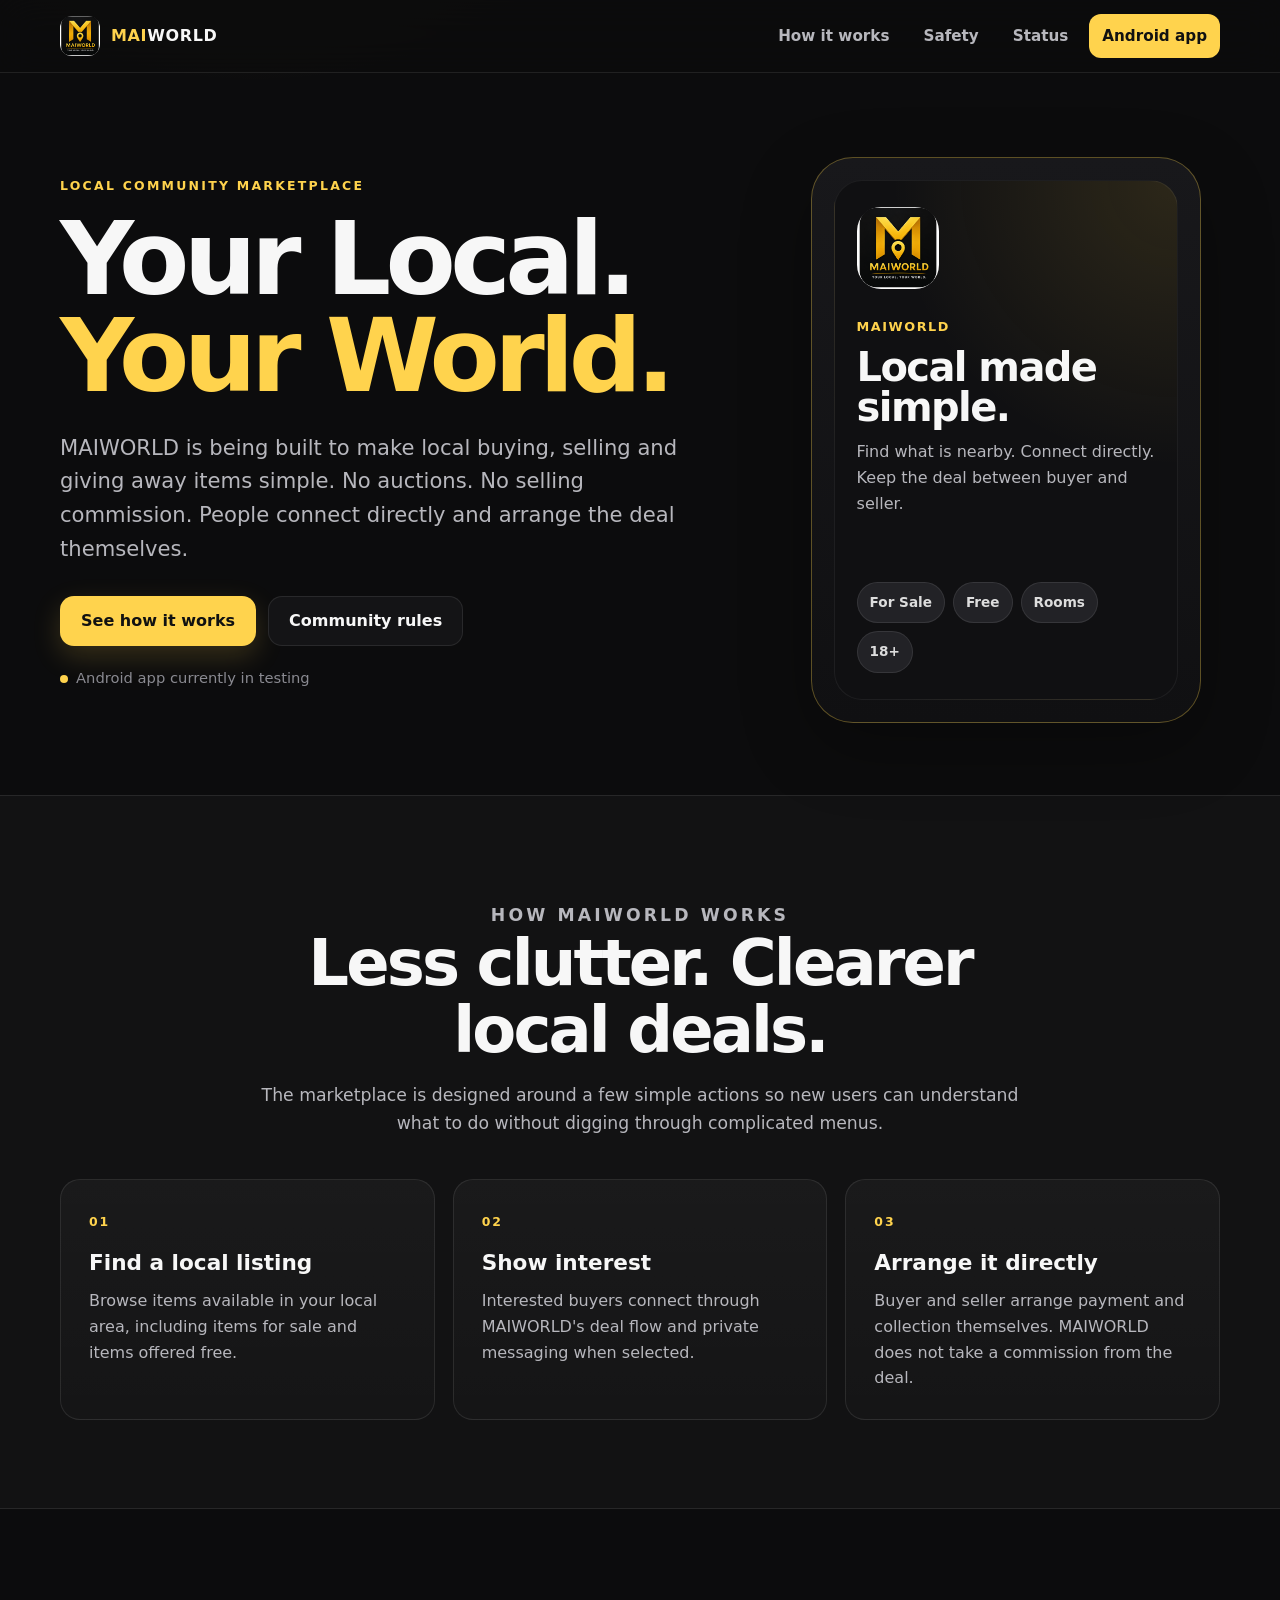
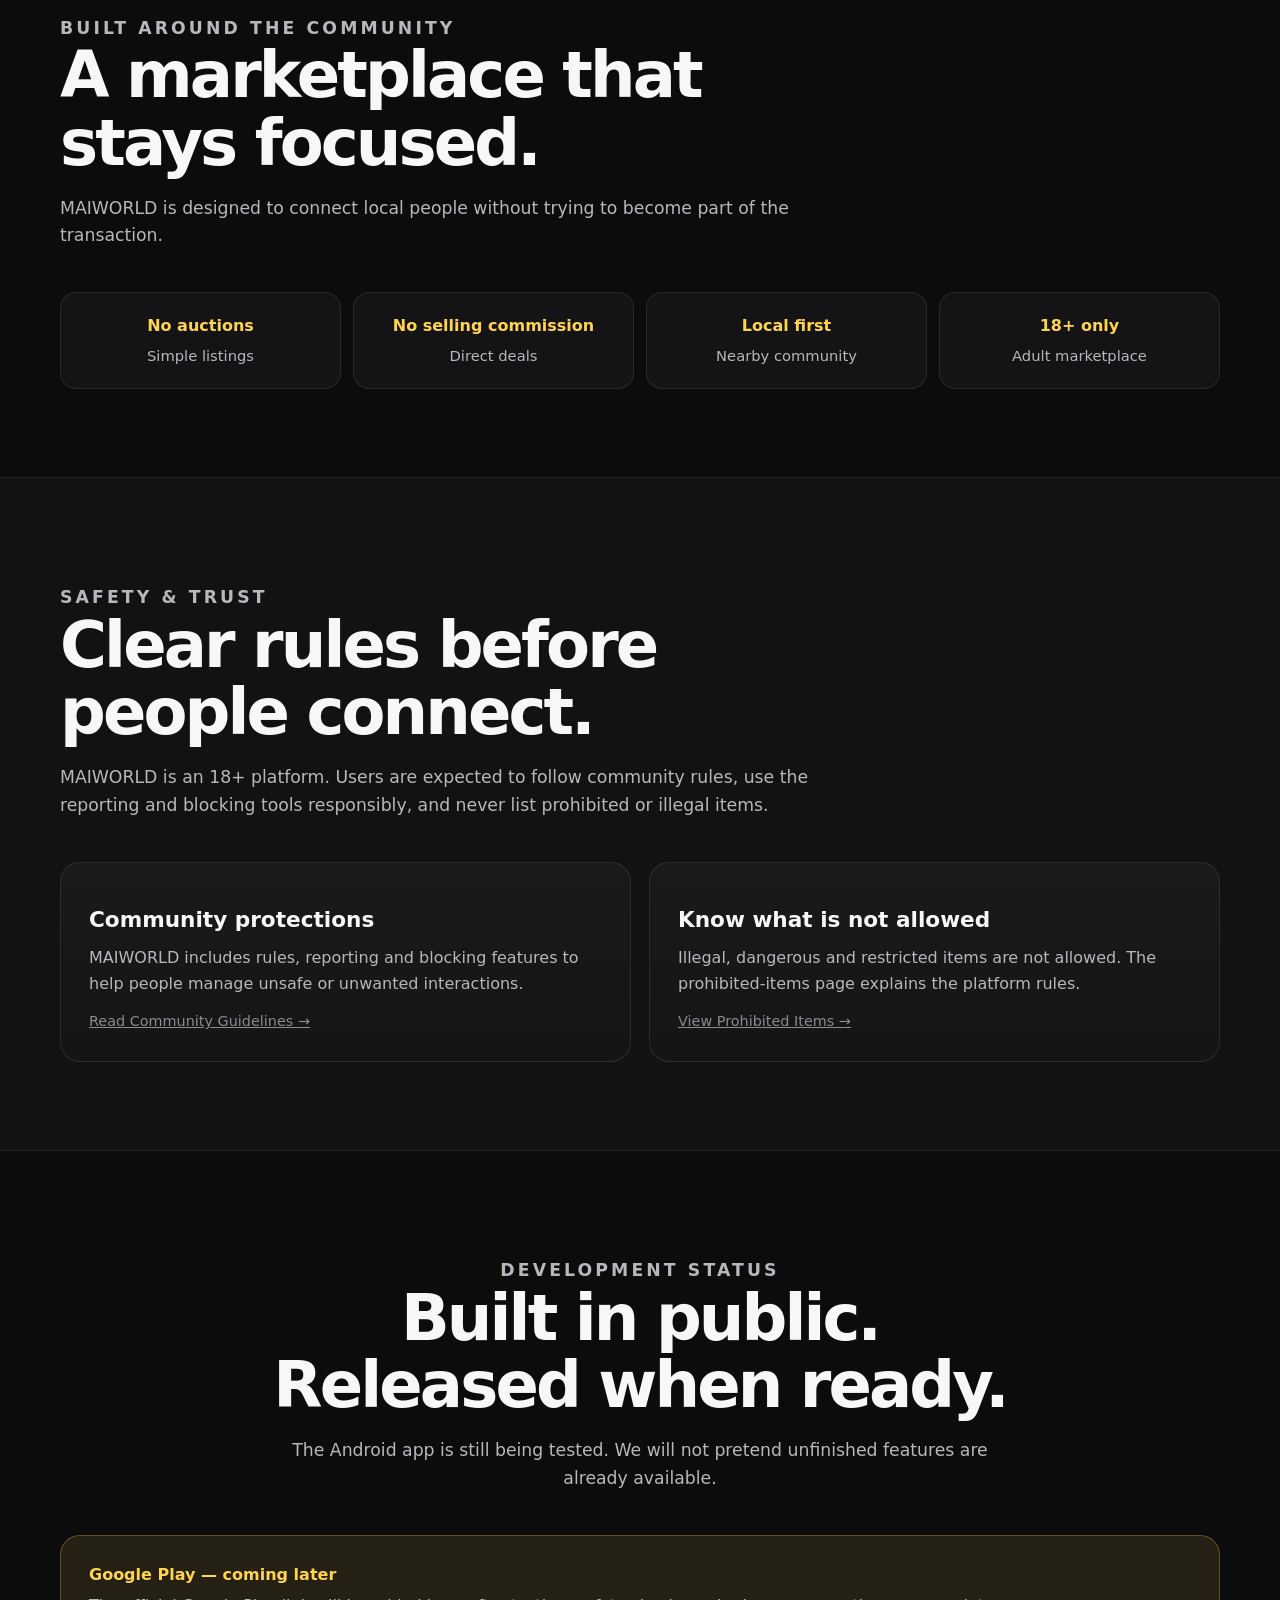
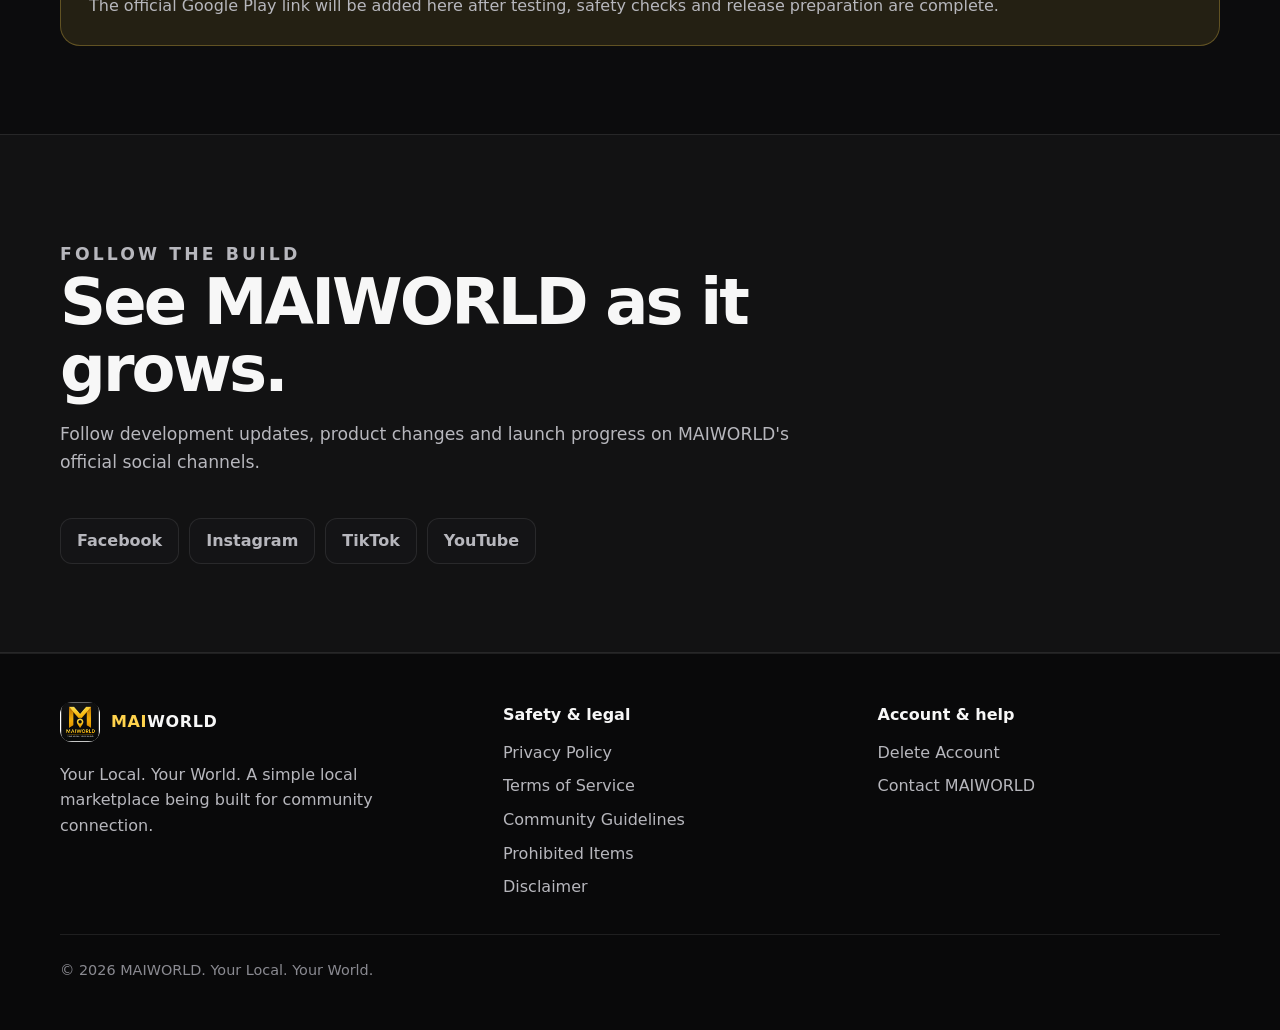
<file: index.html>
<!doctype html>
<html lang="en">
<head>
  <meta charset="utf-8">
  <meta name="viewport" content="width=device-width,initial-scale=1,viewport-fit=cover">
  <meta name="theme-color" content="#0c0c0d">
  <meta name="description" content="MAIWORLD is a local community marketplace for buying, selling and giving away items simply and directly.">
  <title>MAIWORLD | Your Local. Your World.</title>
  <link rel="stylesheet" href="styles.css">
</head>
<body>
<header class="site-header">
  <nav class="nav" aria-label="Main navigation">
    <a class="brand" href="./">
      <img src="maiworld-logo.png" alt="MAIWORLD logo">
      <span><span class="brand-mark">MAI</span>WORLD</span>
    </a>
    <div class="nav-links">
      <a href="#how">How it works</a>
      <a href="#safety">Safety</a>
      <a href="#updates">Status</a>
      <a class="nav-cta" href="#updates">Android app</a>
    </div>
  </nav>
</header>

<div class="page">
  <main>
    <section class="hero">
      <div class="container hero-grid">
        <div class="hero-copy">
          <p class="eyebrow">Local community marketplace</p>
          <h1>Your Local.<br><span>Your World.</span></h1>
          <p class="lead">MAIWORLD is being built to make local buying, selling and giving away items simple. No auctions. No selling commission. People connect directly and arrange the deal themselves.</p>
          <div class="hero-actions">
            <a class="button button-primary" href="#how">See how it works</a>
            <a class="button button-secondary" href="legal/community-guidelines.html">Community rules</a>
          </div>
          <p class="status-line"><span class="status-dot"></span>Android app currently in testing</p>
        </div>
        <div class="hero-device" aria-label="MAIWORLD app preview graphic">
          <div class="device-screen">
            <img class="device-logo" src="maiworld-logo.png" alt="">
            <span class="device-kicker">MAIWORLD</span>
            <strong class="device-title">Local made simple.</strong>
            <p class="device-copy">Find what is nearby. Connect directly. Keep the deal between buyer and seller.</p>
            <div class="device-pill-row">
              <span class="device-pill">For Sale</span>
              <span class="device-pill">Free</span>
              <span class="device-pill">Rooms</span>
              <span class="device-pill">18+</span>
            </div>
          </div>
        </div>
      </div>
    </section>

    <section class="section section-alt" id="how">
      <div class="container">
        <div class="section-head center">
          <p class="eyebrow">How MAIWORLD works</p>
          <h2>Less clutter. Clearer local deals.</h2>
          <p>The marketplace is designed around a few simple actions so new users can understand what to do without digging through complicated menus.</p>
        </div>
        <div class="grid grid-3">
          <article class="card">
            <span class="card-number">01</span>
            <h3>Find a local listing</h3>
            <p>Browse items available in your local area, including items for sale and items offered free.</p>
          </article>
          <article class="card">
            <span class="card-number">02</span>
            <h3>Show interest</h3>
            <p>Interested buyers connect through MAIWORLD's deal flow and private messaging when selected.</p>
          </article>
          <article class="card">
            <span class="card-number">03</span>
            <h3>Arrange it directly</h3>
            <p>Buyer and seller arrange payment and collection themselves. MAIWORLD does not take a commission from the deal.</p>
          </article>
        </div>
      </div>
    </section>

    <section class="section">
      <div class="container">
        <div class="section-head">
          <p class="eyebrow">Built around the community</p>
          <h2>A marketplace that stays focused.</h2>
          <p>MAIWORLD is designed to connect local people without trying to become part of the transaction.</p>
        </div>
        <div class="feature-strip">
          <div class="feature-chip"><strong>No auctions</strong><span>Simple listings</span></div>
          <div class="feature-chip"><strong>No selling commission</strong><span>Direct deals</span></div>
          <div class="feature-chip"><strong>Local first</strong><span>Nearby community</span></div>
          <div class="feature-chip"><strong>18+ only</strong><span>Adult marketplace</span></div>
        </div>
      </div>
    </section>

    <section class="section section-alt" id="safety">
      <div class="container">
        <div class="section-head">
          <p class="eyebrow">Safety & trust</p>
          <h2>Clear rules before people connect.</h2>
          <p>MAIWORLD is an 18+ platform. Users are expected to follow community rules, use the reporting and blocking tools responsibly, and never list prohibited or illegal items.</p>
        </div>
        <div class="grid grid-2">
          <article class="card">
            <h3>Community protections</h3>
            <p>MAIWORLD includes rules, reporting and blocking features to help people manage unsafe or unwanted interactions.</p>
            <p class="small"><a href="legal/community-guidelines.html">Read Community Guidelines →</a></p>
          </article>
          <article class="card">
            <h3>Know what is not allowed</h3>
            <p>Illegal, dangerous and restricted items are not allowed. The prohibited-items page explains the platform rules.</p>
            <p class="small"><a href="legal/prohibited-items.html">View Prohibited Items →</a></p>
          </article>
        </div>
      </div>
    </section>

    <section class="section" id="updates">
      <div class="container">
        <div class="section-head center">
          <p class="eyebrow">Development status</p>
          <h2>Built in public. Released when ready.</h2>
          <p>The Android app is still being tested. We will not pretend unfinished features are already available.</p>
        </div>
        <div class="notice">
          <strong>Google Play — coming later</strong>
          <p>The official Google Play link will be added here after testing, safety checks and release preparation are complete.</p>
        </div>
      </div>
    </section>

    <section class="section section-alt">
      <div class="container">
        <div class="section-head">
          <p class="eyebrow">Follow the build</p>
          <h2>See MAIWORLD as it grows.</h2>
          <p>Follow development updates, product changes and launch progress on MAIWORLD's official social channels.</p>
        </div>
        <div class="social-row">
          <a href="https://www.facebook.com/maiworldapp" target="_blank" rel="noopener noreferrer">Facebook</a>
          <a href="https://www.instagram.com/maiworldapp/" target="_blank" rel="noopener noreferrer">Instagram</a>
          <a href="https://www.tiktok.com/@maiworldapp" target="_blank" rel="noopener noreferrer">TikTok</a>
          <a href="https://www.youtube.com/@maiworldapp" target="_blank" rel="noopener noreferrer">YouTube</a>
        </div>
      </div>
    </section>
  </main>

  <footer class="site-footer">
    <div class="container">
      <div class="footer-grid">
        <div class="footer-brand">
          <a class="brand" href="./"><img src="maiworld-logo.png" alt="MAIWORLD logo"><span><span class="brand-mark">MAI</span>WORLD</span></a>
          <p>Your Local. Your World. A simple local marketplace being built for community connection.</p>
        </div>
        <div>
          <div class="footer-title">Safety & legal</div>
          <div class="footer-links">
            <a href="legal/privacy.html">Privacy Policy</a>
            <a href="legal/terms.html">Terms of Service</a>
            <a href="legal/community-guidelines.html">Community Guidelines</a>
            <a href="legal/prohibited-items.html">Prohibited Items</a>
            <a href="legal/disclaimer.html">Disclaimer</a>
          </div>
        </div>
        <div>
          <div class="footer-title">Account & help</div>
          <div class="footer-links">
            <a href="legal/delete-account.html">Delete Account</a>
            <a href="legal/contact.html">Contact MAIWORLD</a>
          </div>
        </div>
      </div>
      <div class="footer-bottom">© 2026 MAIWORLD. Your Local. Your World.</div>
    </div>
  </footer>
</div>
</body>
</html>
</file>
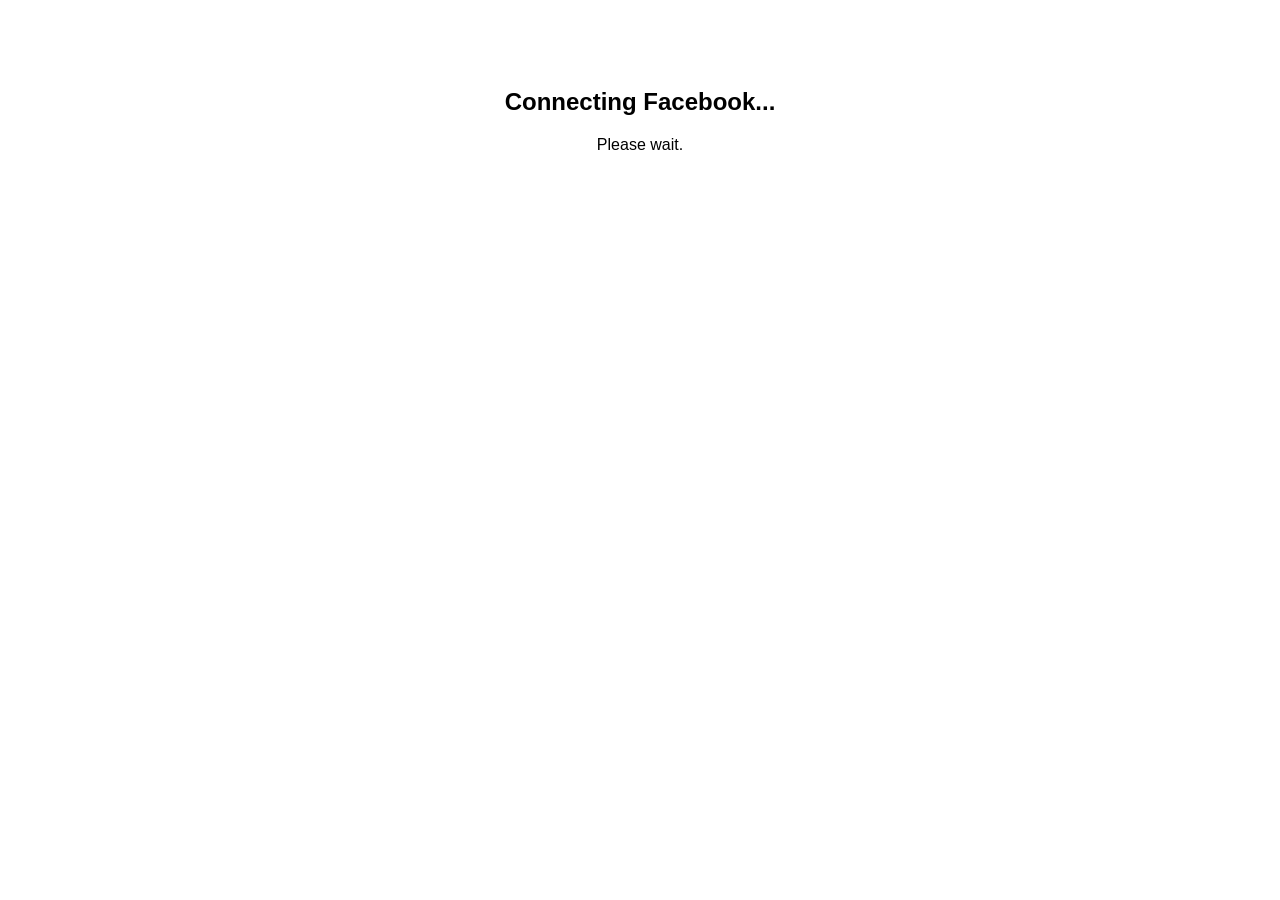
<file: meta-business-login.html>
<!DOCTYPE html>
<html lang="en">
<head>
<meta charset="UTF-8">
<meta name="viewport" content="width=device-width, initial-scale=1.0">
<title>Connect Facebook Page</title>
</head>

<body style="font-family:sans-serif;text-align:center;padding-top:60px">
<h2>Connecting Facebook...</h2>
<p>Please wait.</p>

<script>
const APP_ID = "3383318038504692";
const CONFIG_ID = "2490578604794943";

window.fbAsyncInit = function () {

  FB.init({
    appId: APP_ID,
    cookie: true,
    xfbml: false,
    version: "v23.0"
  });

  FB.login(function(response){

      if(
          !response ||
          !response.authResponse ||
          !response.authResponse.code
      ){
          window.location.href =
          "growmaiworld://oauth/callback?provider=meta-business&error=cancelled";
          return;
      }

      window.location.href =
      "growmaiworld://oauth/callback?provider=meta-business&code="
      + encodeURIComponent(response.authResponse.code);

  },{
      config_id: CONFIG_ID,
      response_type: "code",
      override_default_response_type: true
  });

};

(function(d,s,id){

    var js,fjs=d.getElementsByTagName(s)[0];

    if(d.getElementById(id)) return;

    js=d.createElement(s);
    js.id=id;
    js.src="https://connect.facebook.net/en_US/sdk.js";

    fjs.parentNode.insertBefore(js,fjs);

}(document,'script','facebook-jssdk'));
</script>

</body>
</html>
</file>
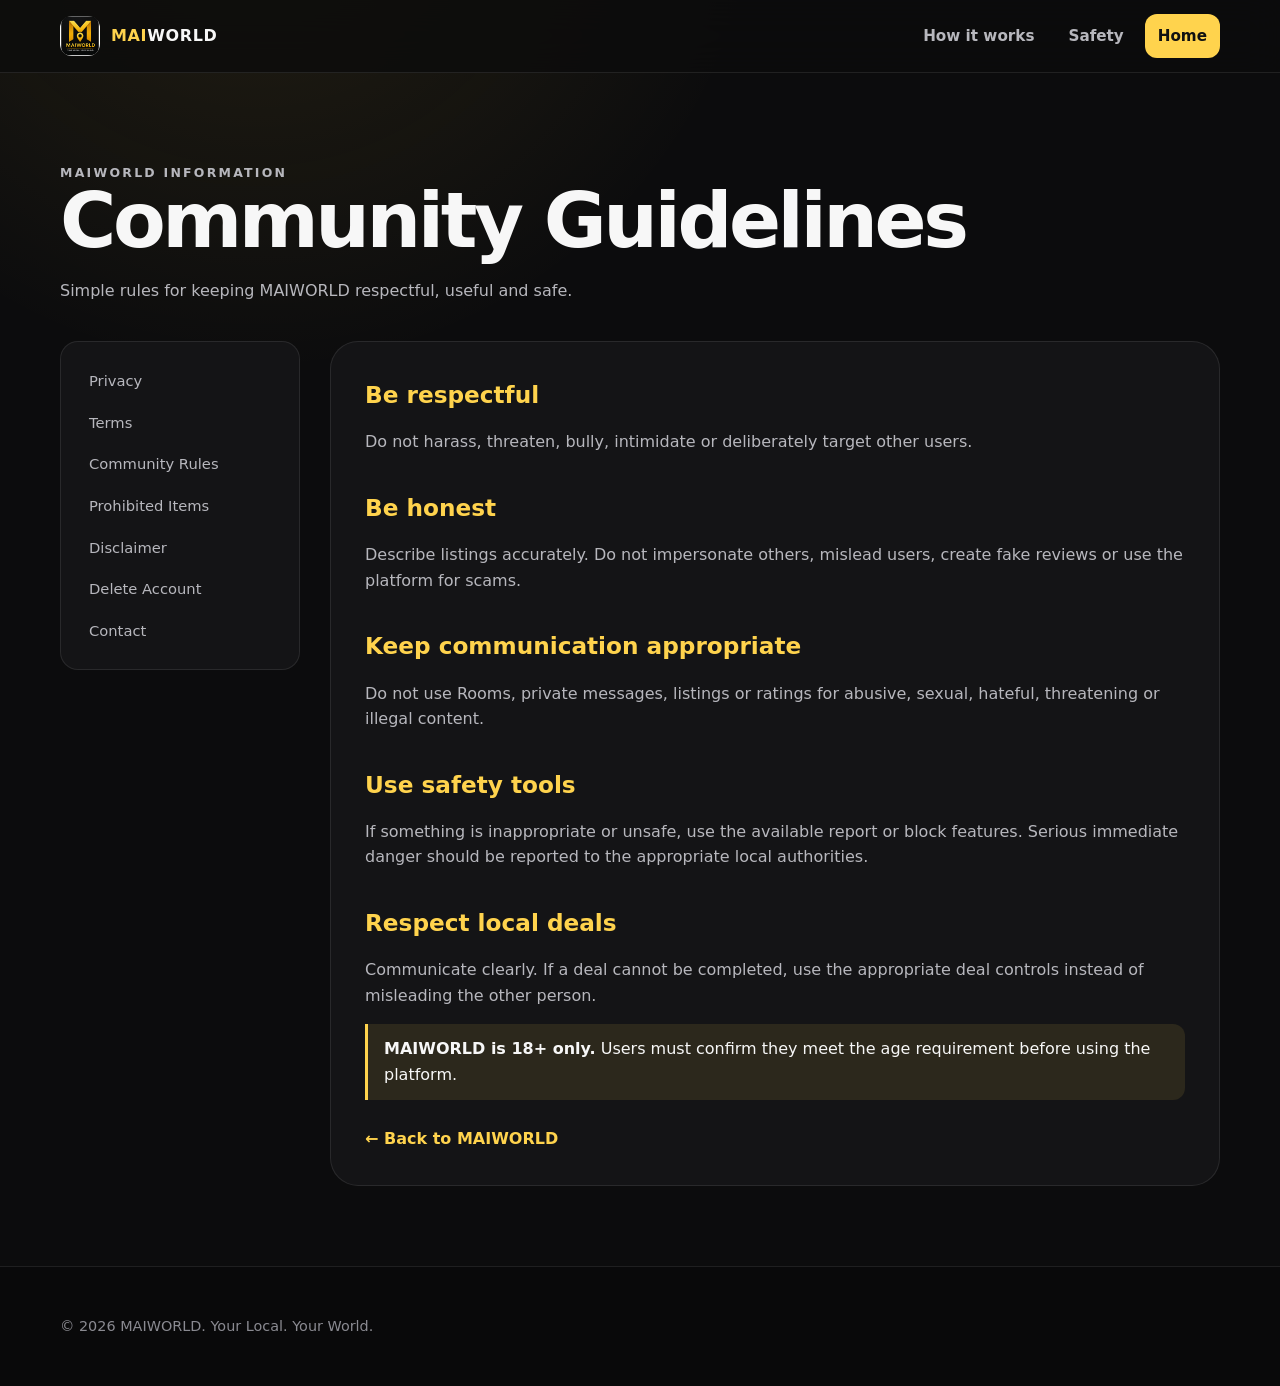
<file: legal/community-guidelines.html>
<!doctype html>
<html lang="en">
<head>
<meta charset="utf-8">
<meta name="viewport" content="width=device-width,initial-scale=1,viewport-fit=cover">
<meta name="theme-color" content="#0c0c0d">
<meta name="description" content="Simple rules for keeping MAIWORLD respectful, useful and safe.">
<title>Community Guidelines | MAIWORLD</title>
<link rel="stylesheet" href="../styles.css">
</head>
<body>
<header class="site-header"><nav class="nav" aria-label="Main navigation"><a class="brand" href="../index.html"><img src="../maiworld-logo.png" alt="MAIWORLD logo"><span><span class="brand-mark">MAI</span>WORLD</span></a><div class="nav-links"><a href="../index.html#how">How it works</a><a href="../index.html#safety">Safety</a><a class="nav-cta" href="../index.html">Home</a></div></nav></header>
<main>
<section class="legal-hero"><div class="container"><p class="eyebrow">MAIWORLD information</p><h1>Community Guidelines</h1><p>Simple rules for keeping MAIWORLD respectful, useful and safe.</p></div></section>
<div class="container legal-layout"><aside class="legal-nav" aria-label="Legal pages">
<a href="privacy.html">Privacy</a>
<a href="terms.html">Terms</a>
<a href="community-guidelines.html">Community Rules</a>
<a href="prohibited-items.html">Prohibited Items</a>
<a href="disclaimer.html">Disclaimer</a>
<a href="delete-account.html">Delete Account</a>
<a href="contact.html">Contact</a>
</aside><article class="legal-content">
<h2>Be respectful</h2>
<p>Do not harass, threaten, bully, intimidate or deliberately target other users.</p>
<h2>Be honest</h2>
<p>Describe listings accurately. Do not impersonate others, mislead users, create fake reviews or use the platform for scams.</p>
<h2>Keep communication appropriate</h2>
<p>Do not use Rooms, private messages, listings or ratings for abusive, sexual, hateful, threatening or illegal content.</p>
<h2>Use safety tools</h2>
<p>If something is inappropriate or unsafe, use the available report or block features. Serious immediate danger should be reported to the appropriate local authorities.</p>
<h2>Respect local deals</h2>
<p>Communicate clearly. If a deal cannot be completed, use the appropriate deal controls instead of misleading the other person.</p>
<div class="important"><strong>MAIWORLD is 18+ only.</strong> Users must confirm they meet the age requirement before using the platform.</div>
<a class="back-link" href="../index.html">← Back to MAIWORLD</a></article></div>
</main>
<footer class="site-footer"><div class="container"><div class="footer-bottom" style="margin-top:0;padding-top:0;border-top:0">© 2026 MAIWORLD. Your Local. Your World.</div></div></footer>
</body>
</html>
</file>
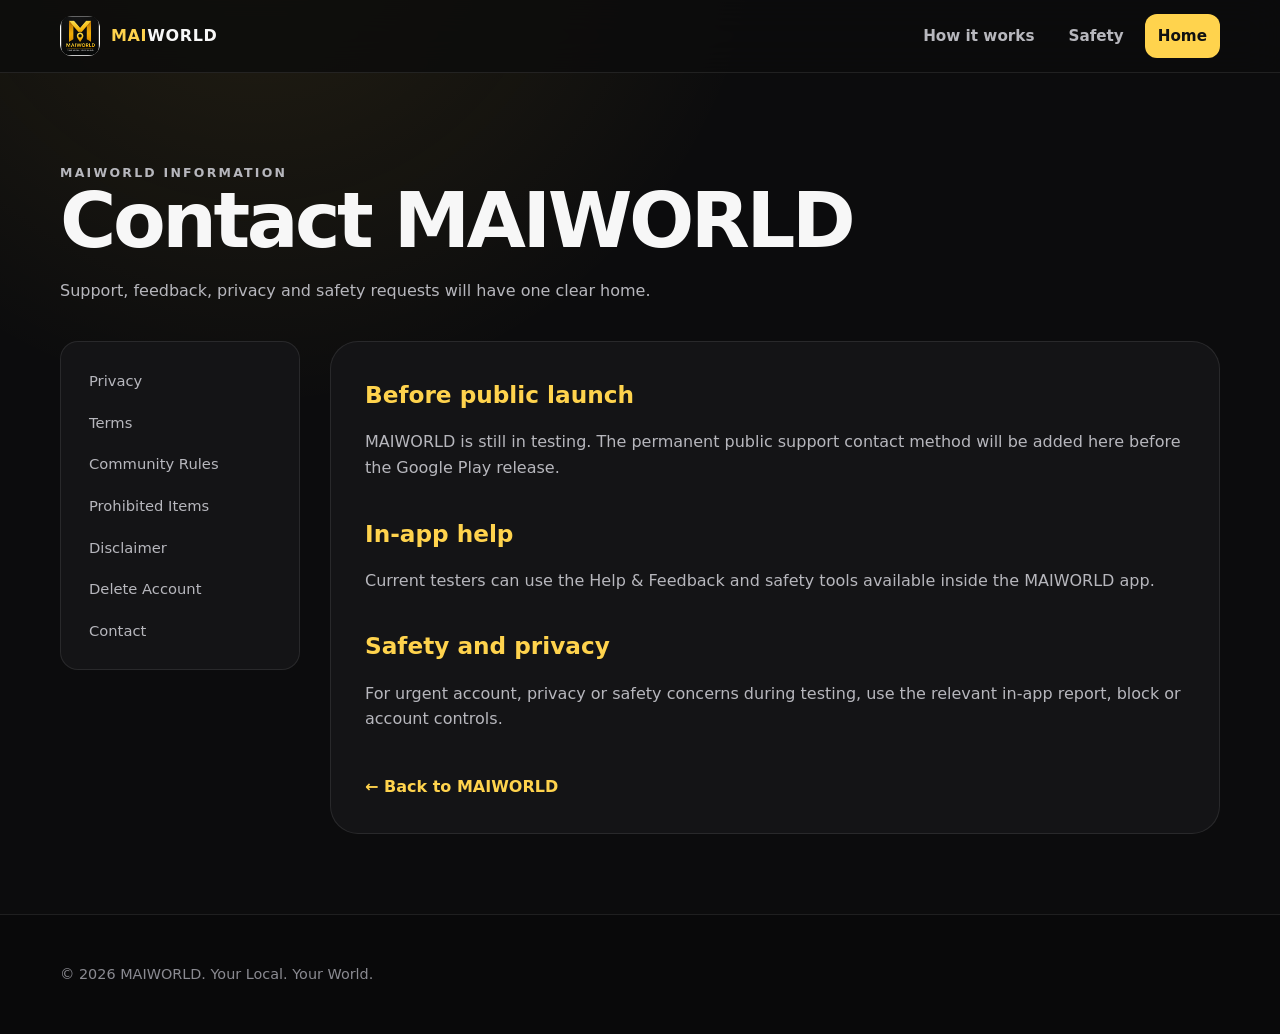
<file: legal/contact.html>
<!doctype html>
<html lang="en">
<head>
<meta charset="utf-8">
<meta name="viewport" content="width=device-width,initial-scale=1,viewport-fit=cover">
<meta name="theme-color" content="#0c0c0d">
<meta name="description" content="Support, feedback, privacy and safety requests will have one clear home.">
<title>Contact MAIWORLD | MAIWORLD</title>
<link rel="stylesheet" href="../styles.css">
</head>
<body>
<header class="site-header"><nav class="nav" aria-label="Main navigation"><a class="brand" href="../index.html"><img src="../maiworld-logo.png" alt="MAIWORLD logo"><span><span class="brand-mark">MAI</span>WORLD</span></a><div class="nav-links"><a href="../index.html#how">How it works</a><a href="../index.html#safety">Safety</a><a class="nav-cta" href="../index.html">Home</a></div></nav></header>
<main>
<section class="legal-hero"><div class="container"><p class="eyebrow">MAIWORLD information</p><h1>Contact MAIWORLD</h1><p>Support, feedback, privacy and safety requests will have one clear home.</p></div></section>
<div class="container legal-layout"><aside class="legal-nav" aria-label="Legal pages">
<a href="privacy.html">Privacy</a>
<a href="terms.html">Terms</a>
<a href="community-guidelines.html">Community Rules</a>
<a href="prohibited-items.html">Prohibited Items</a>
<a href="disclaimer.html">Disclaimer</a>
<a href="delete-account.html">Delete Account</a>
<a href="contact.html">Contact</a>
</aside><article class="legal-content">
<h2>Before public launch</h2>
<p>MAIWORLD is still in testing. The permanent public support contact method will be added here before the Google Play release.</p>
<h2>In-app help</h2>
<p>Current testers can use the Help &amp; Feedback and safety tools available inside the MAIWORLD app.</p>
<h2>Safety and privacy</h2>
<p>For urgent account, privacy or safety concerns during testing, use the relevant in-app report, block or account controls.</p>
<a class="back-link" href="../index.html">← Back to MAIWORLD</a></article></div>
</main>
<footer class="site-footer"><div class="container"><div class="footer-bottom" style="margin-top:0;padding-top:0;border-top:0">© 2026 MAIWORLD. Your Local. Your World.</div></div></footer>
</body>
</html>
</file>
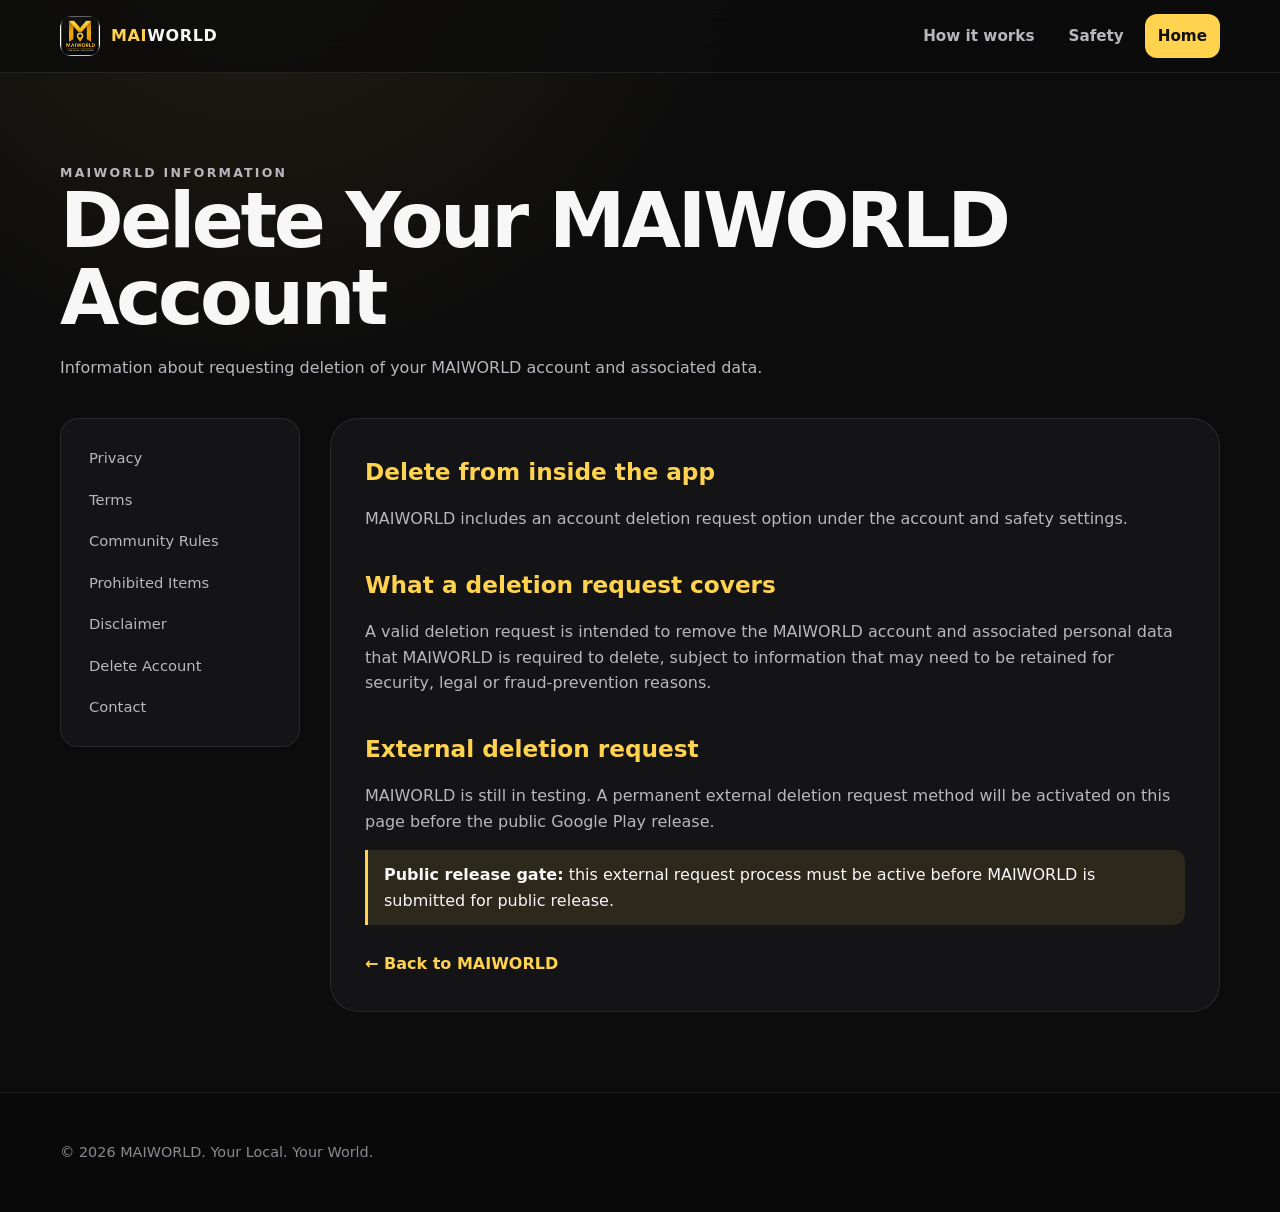
<file: legal/delete-account.html>
<!doctype html>
<html lang="en">
<head>
<meta charset="utf-8">
<meta name="viewport" content="width=device-width,initial-scale=1,viewport-fit=cover">
<meta name="theme-color" content="#0c0c0d">
<meta name="description" content="Information about requesting deletion of your MAIWORLD account and associated data.">
<title>Delete Your MAIWORLD Account | MAIWORLD</title>
<link rel="stylesheet" href="../styles.css">
</head>
<body>
<header class="site-header"><nav class="nav" aria-label="Main navigation"><a class="brand" href="../index.html"><img src="../maiworld-logo.png" alt="MAIWORLD logo"><span><span class="brand-mark">MAI</span>WORLD</span></a><div class="nav-links"><a href="../index.html#how">How it works</a><a href="../index.html#safety">Safety</a><a class="nav-cta" href="../index.html">Home</a></div></nav></header>
<main>
<section class="legal-hero"><div class="container"><p class="eyebrow">MAIWORLD information</p><h1>Delete Your MAIWORLD Account</h1><p>Information about requesting deletion of your MAIWORLD account and associated data.</p></div></section>
<div class="container legal-layout"><aside class="legal-nav" aria-label="Legal pages">
<a href="privacy.html">Privacy</a>
<a href="terms.html">Terms</a>
<a href="community-guidelines.html">Community Rules</a>
<a href="prohibited-items.html">Prohibited Items</a>
<a href="disclaimer.html">Disclaimer</a>
<a href="delete-account.html">Delete Account</a>
<a href="contact.html">Contact</a>
</aside><article class="legal-content">
<h2>Delete from inside the app</h2>
<p>MAIWORLD includes an account deletion request option under the account and safety settings.</p>
<h2>What a deletion request covers</h2>
<p>A valid deletion request is intended to remove the MAIWORLD account and associated personal data that MAIWORLD is required to delete, subject to information that may need to be retained for security, legal or fraud-prevention reasons.</p>
<h2>External deletion request</h2>
<p>MAIWORLD is still in testing. A permanent external deletion request method will be activated on this page before the public Google Play release.</p>
<div class="important"><strong>Public release gate:</strong> this external request process must be active before MAIWORLD is submitted for public release.</div>
<a class="back-link" href="../index.html">← Back to MAIWORLD</a></article></div>
</main>
<footer class="site-footer"><div class="container"><div class="footer-bottom" style="margin-top:0;padding-top:0;border-top:0">© 2026 MAIWORLD. Your Local. Your World.</div></div></footer>
</body>
</html>
</file>
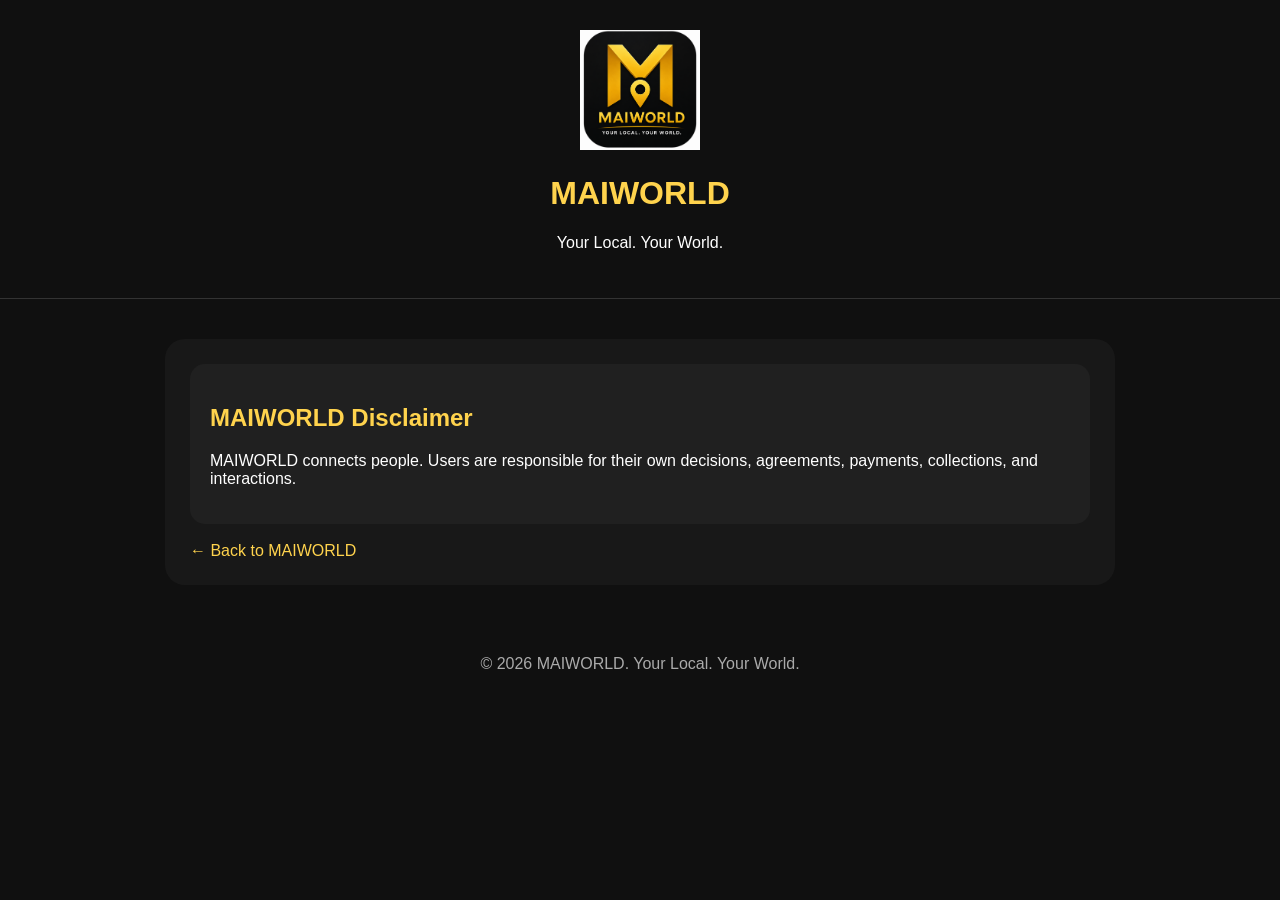
<file: legal/disclaimer.html>
<!DOCTYPE html>
<html lang="en">
<head>
<meta charset="UTF-8">
<meta name="viewport" content="width=device-width, initial-scale=1.0">
<title>MAIWORLD Disclaimer | MAIWORLD</title>
<style>
body {
margin:0;
font-family:Arial,Helvetica,sans-serif;
background:#101010;
color:white;
}
.header {
text-align:center;
padding:30px;
border-bottom:1px solid #333;
}
.logo {
width:120px;
}
h1,h2 {
color:#ffd34d;
}
.container {
max-width:900px;
margin:40px auto;
padding:25px;
background:#181818;
border-radius:20px;
}
.card {
background:#202020;
padding:20px;
border-radius:15px;
}
a {
color:#ffd34d;
text-decoration:none;
}
.footer {
text-align:center;
padding:30px;
color:#aaa;
}
</style>
</head>
<body>
<div class="header">
<img class="logo" src="../maiworld-logo.png" alt="MAIWORLD Logo">
<h1>MAIWORLD</h1>
<p>Your Local. Your World.</p>
</div>

<div class="container">
<div class="card">
<h2>MAIWORLD Disclaimer</h2>
<p>MAIWORLD connects people. Users are responsible for their own decisions, agreements, payments, collections, and interactions.</p>
</div>

<br>
<a href="../index.html">← Back to MAIWORLD</a>
</div>

<div class="footer">
© 2026 MAIWORLD. Your Local. Your World.
</div>
</body>
</html>
</file>
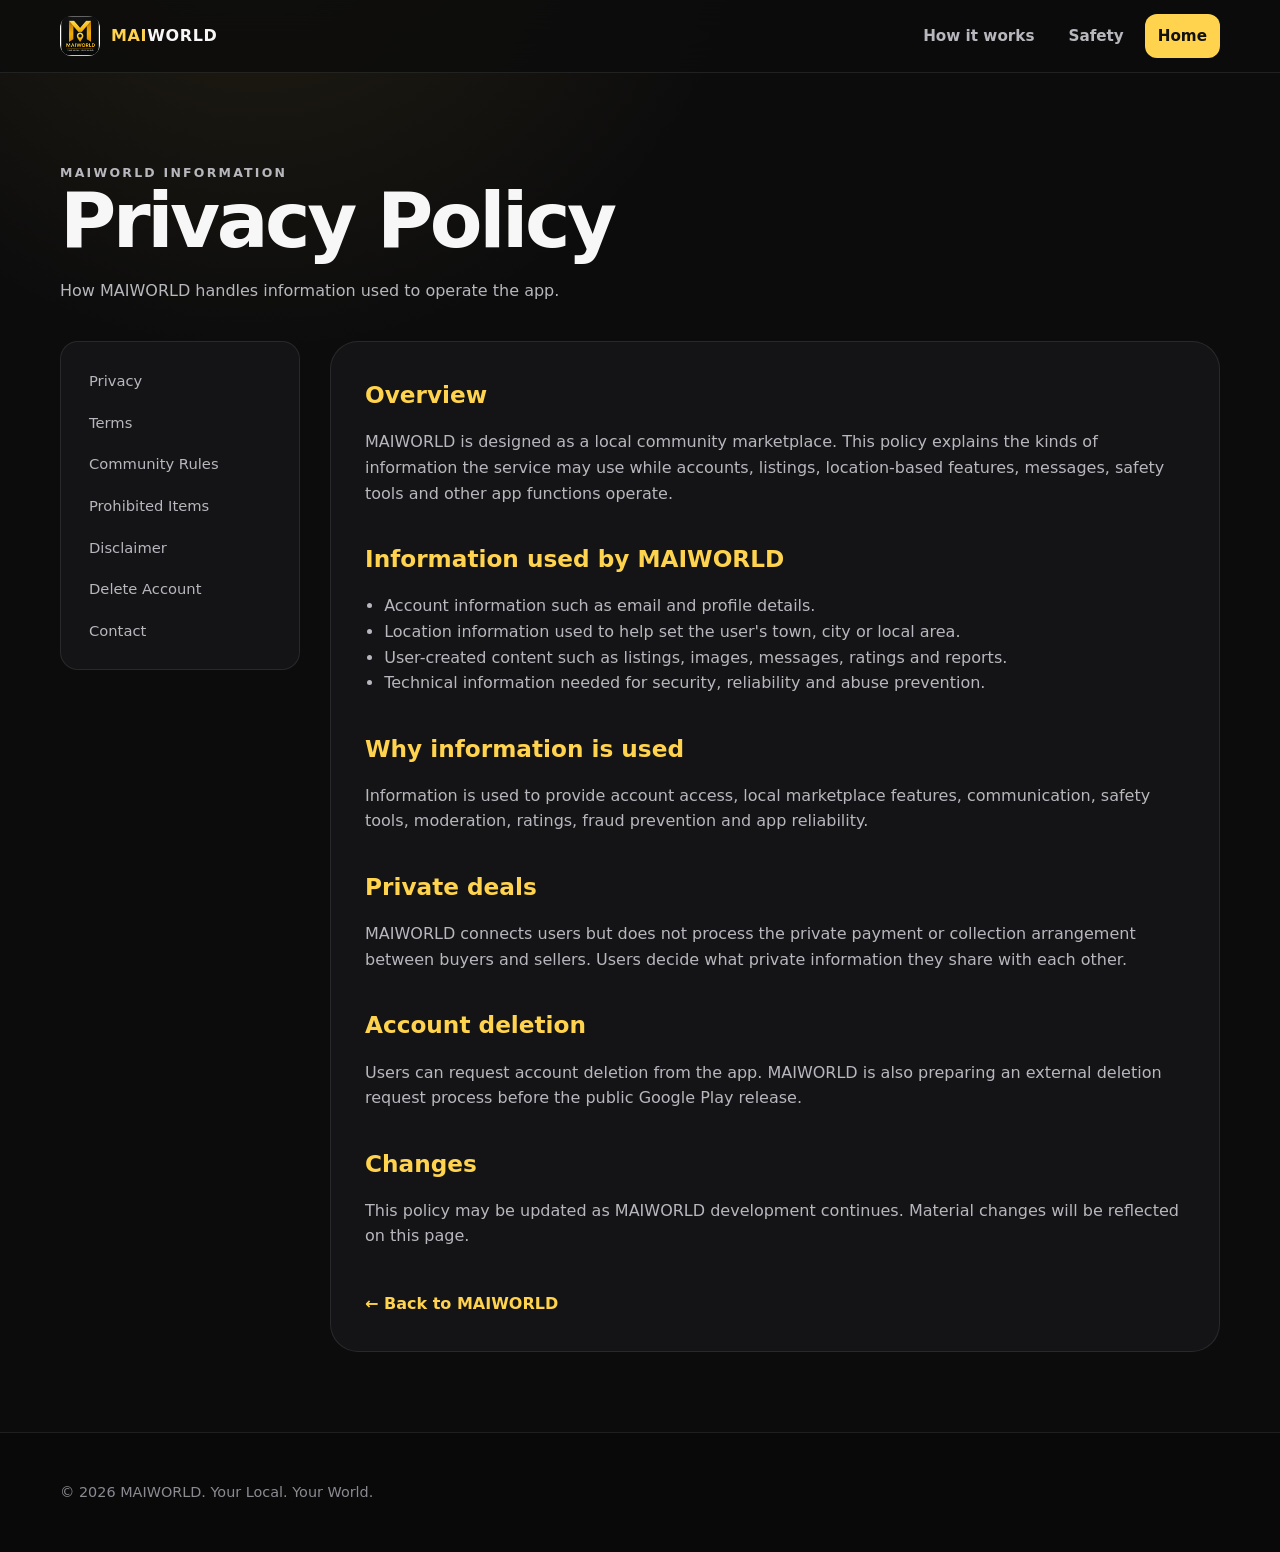
<file: legal/privacy.html>
<!doctype html>
<html lang="en">
<head>
<meta charset="utf-8">
<meta name="viewport" content="width=device-width,initial-scale=1,viewport-fit=cover">
<meta name="theme-color" content="#0c0c0d">
<meta name="description" content="How MAIWORLD handles information used to operate the app.">
<title>Privacy Policy | MAIWORLD</title>
<link rel="stylesheet" href="../styles.css">
</head>
<body>
<header class="site-header"><nav class="nav" aria-label="Main navigation"><a class="brand" href="../index.html"><img src="../maiworld-logo.png" alt="MAIWORLD logo"><span><span class="brand-mark">MAI</span>WORLD</span></a><div class="nav-links"><a href="../index.html#how">How it works</a><a href="../index.html#safety">Safety</a><a class="nav-cta" href="../index.html">Home</a></div></nav></header>
<main>
<section class="legal-hero"><div class="container"><p class="eyebrow">MAIWORLD information</p><h1>Privacy Policy</h1><p>How MAIWORLD handles information used to operate the app.</p></div></section>
<div class="container legal-layout"><aside class="legal-nav" aria-label="Legal pages">
<a href="privacy.html">Privacy</a>
<a href="terms.html">Terms</a>
<a href="community-guidelines.html">Community Rules</a>
<a href="prohibited-items.html">Prohibited Items</a>
<a href="disclaimer.html">Disclaimer</a>
<a href="delete-account.html">Delete Account</a>
<a href="contact.html">Contact</a>
</aside><article class="legal-content">
<h2>Overview</h2>
<p>MAIWORLD is designed as a local community marketplace. This policy explains the kinds of information the service may use while accounts, listings, location-based features, messages, safety tools and other app functions operate.</p>
<h2>Information used by MAIWORLD</h2>
<ul>
<li>Account information such as email and profile details.</li>
<li>Location information used to help set the user's town, city or local area.</li>
<li>User-created content such as listings, images, messages, ratings and reports.</li>
<li>Technical information needed for security, reliability and abuse prevention.</li>
</ul>
<h2>Why information is used</h2>
<p>Information is used to provide account access, local marketplace features, communication, safety tools, moderation, ratings, fraud prevention and app reliability.</p>
<h2>Private deals</h2>
<p>MAIWORLD connects users but does not process the private payment or collection arrangement between buyers and sellers. Users decide what private information they share with each other.</p>
<h2>Account deletion</h2>
<p>Users can request account deletion from the app. MAIWORLD is also preparing an external deletion request process before the public Google Play release.</p>
<h2>Changes</h2>
<p>This policy may be updated as MAIWORLD development continues. Material changes will be reflected on this page.</p>
<a class="back-link" href="../index.html">← Back to MAIWORLD</a></article></div>
</main>
<footer class="site-footer"><div class="container"><div class="footer-bottom" style="margin-top:0;padding-top:0;border-top:0">© 2026 MAIWORLD. Your Local. Your World.</div></div></footer>
</body>
</html>
</file>
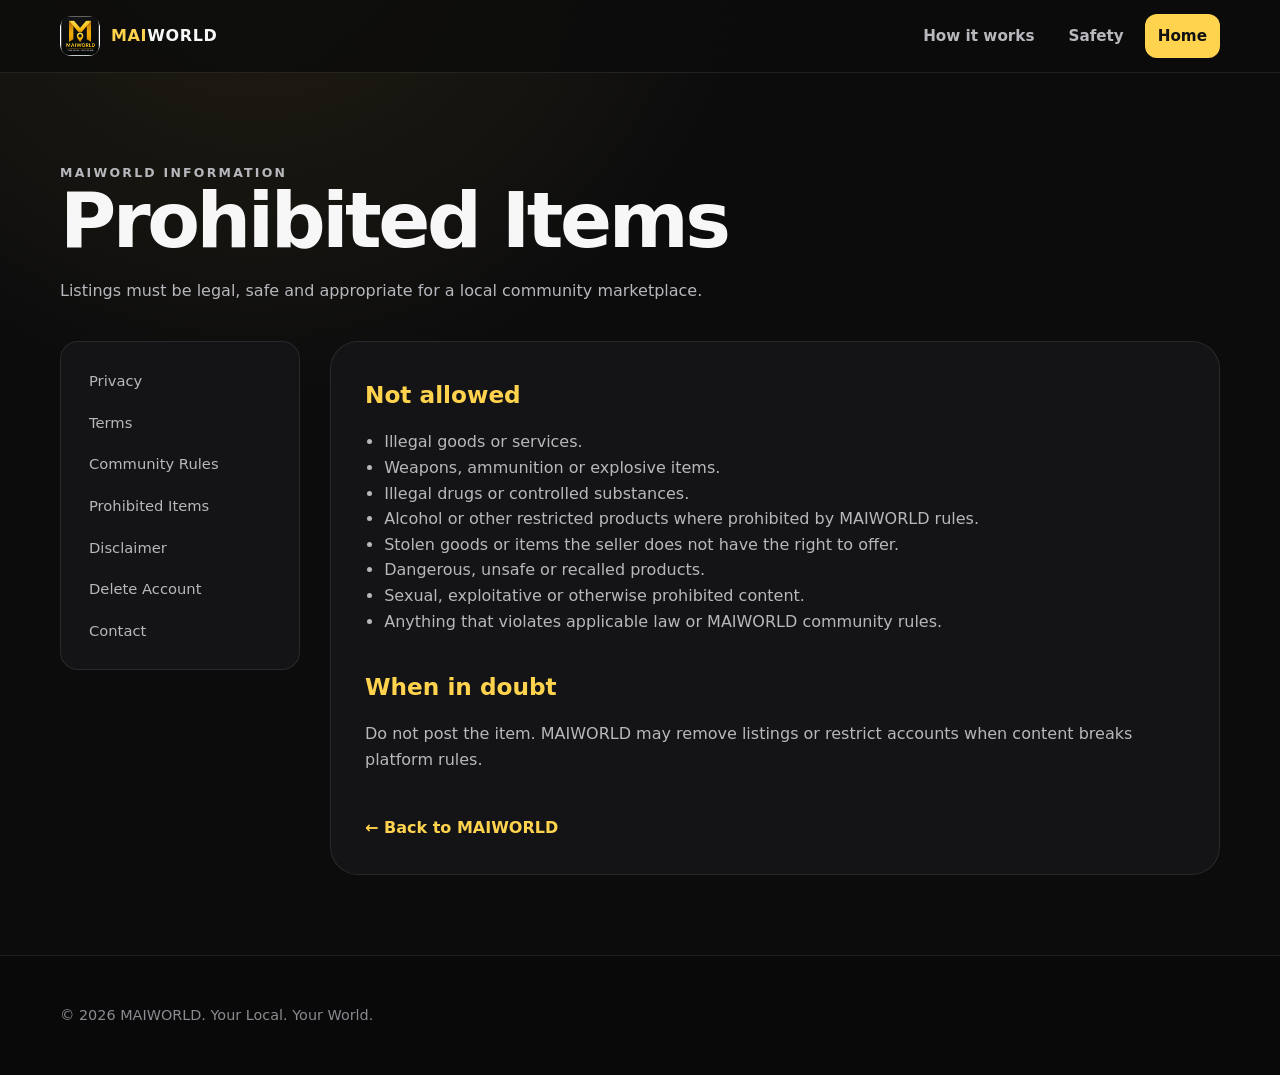
<file: legal/prohibited-items.html>
<!doctype html>
<html lang="en">
<head>
<meta charset="utf-8">
<meta name="viewport" content="width=device-width,initial-scale=1,viewport-fit=cover">
<meta name="theme-color" content="#0c0c0d">
<meta name="description" content="Listings must be legal, safe and appropriate for a local community marketplace.">
<title>Prohibited Items | MAIWORLD</title>
<link rel="stylesheet" href="../styles.css">
</head>
<body>
<header class="site-header"><nav class="nav" aria-label="Main navigation"><a class="brand" href="../index.html"><img src="../maiworld-logo.png" alt="MAIWORLD logo"><span><span class="brand-mark">MAI</span>WORLD</span></a><div class="nav-links"><a href="../index.html#how">How it works</a><a href="../index.html#safety">Safety</a><a class="nav-cta" href="../index.html">Home</a></div></nav></header>
<main>
<section class="legal-hero"><div class="container"><p class="eyebrow">MAIWORLD information</p><h1>Prohibited Items</h1><p>Listings must be legal, safe and appropriate for a local community marketplace.</p></div></section>
<div class="container legal-layout"><aside class="legal-nav" aria-label="Legal pages">
<a href="privacy.html">Privacy</a>
<a href="terms.html">Terms</a>
<a href="community-guidelines.html">Community Rules</a>
<a href="prohibited-items.html">Prohibited Items</a>
<a href="disclaimer.html">Disclaimer</a>
<a href="delete-account.html">Delete Account</a>
<a href="contact.html">Contact</a>
</aside><article class="legal-content">
<h2>Not allowed</h2>
<ul>
<li>Illegal goods or services.</li>
<li>Weapons, ammunition or explosive items.</li>
<li>Illegal drugs or controlled substances.</li>
<li>Alcohol or other restricted products where prohibited by MAIWORLD rules.</li>
<li>Stolen goods or items the seller does not have the right to offer.</li>
<li>Dangerous, unsafe or recalled products.</li>
<li>Sexual, exploitative or otherwise prohibited content.</li>
<li>Anything that violates applicable law or MAIWORLD community rules.</li>
</ul>
<h2>When in doubt</h2>
<p>Do not post the item. MAIWORLD may remove listings or restrict accounts when content breaks platform rules.</p>
<a class="back-link" href="../index.html">← Back to MAIWORLD</a></article></div>
</main>
<footer class="site-footer"><div class="container"><div class="footer-bottom" style="margin-top:0;padding-top:0;border-top:0">© 2026 MAIWORLD. Your Local. Your World.</div></div></footer>
</body>
</html>
</file>
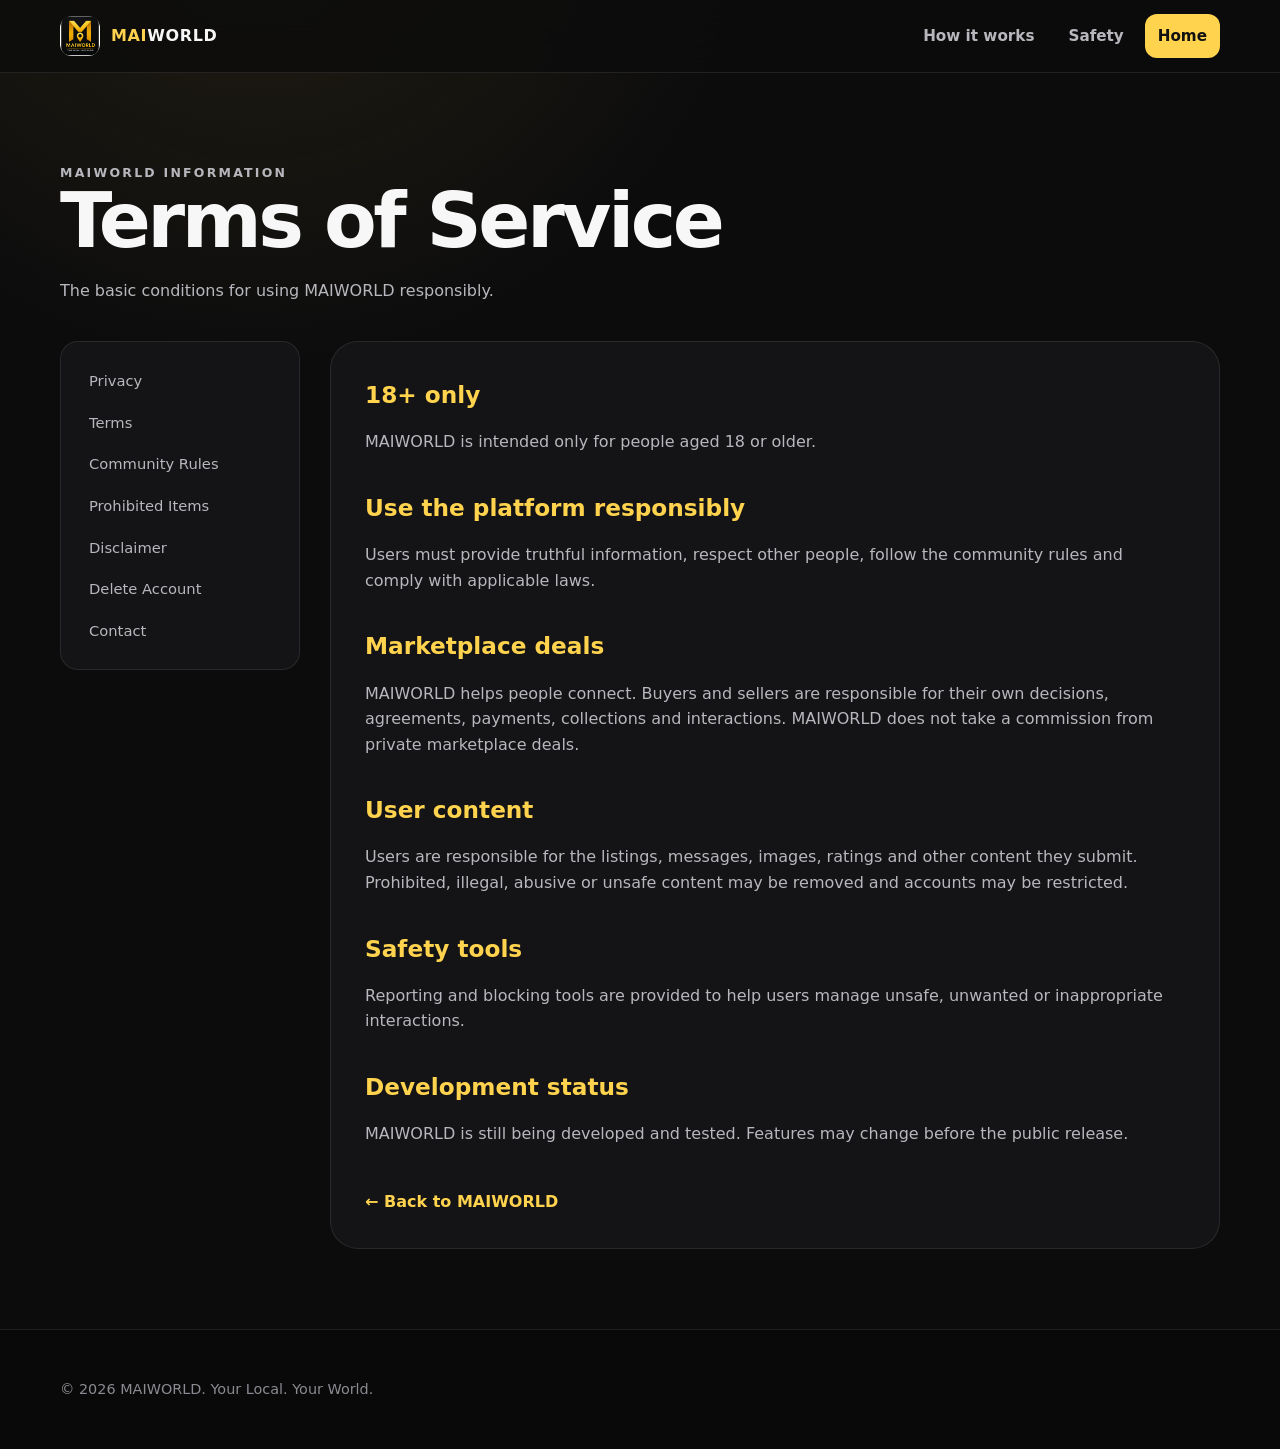
<file: legal/terms.html>
<!doctype html>
<html lang="en">
<head>
<meta charset="utf-8">
<meta name="viewport" content="width=device-width,initial-scale=1,viewport-fit=cover">
<meta name="theme-color" content="#0c0c0d">
<meta name="description" content="The basic conditions for using MAIWORLD responsibly.">
<title>Terms of Service | MAIWORLD</title>
<link rel="stylesheet" href="../styles.css">
</head>
<body>
<header class="site-header"><nav class="nav" aria-label="Main navigation"><a class="brand" href="../index.html"><img src="../maiworld-logo.png" alt="MAIWORLD logo"><span><span class="brand-mark">MAI</span>WORLD</span></a><div class="nav-links"><a href="../index.html#how">How it works</a><a href="../index.html#safety">Safety</a><a class="nav-cta" href="../index.html">Home</a></div></nav></header>
<main>
<section class="legal-hero"><div class="container"><p class="eyebrow">MAIWORLD information</p><h1>Terms of Service</h1><p>The basic conditions for using MAIWORLD responsibly.</p></div></section>
<div class="container legal-layout"><aside class="legal-nav" aria-label="Legal pages">
<a href="privacy.html">Privacy</a>
<a href="terms.html">Terms</a>
<a href="community-guidelines.html">Community Rules</a>
<a href="prohibited-items.html">Prohibited Items</a>
<a href="disclaimer.html">Disclaimer</a>
<a href="delete-account.html">Delete Account</a>
<a href="contact.html">Contact</a>
</aside><article class="legal-content">
<h2>18+ only</h2>
<p>MAIWORLD is intended only for people aged 18 or older.</p>
<h2>Use the platform responsibly</h2>
<p>Users must provide truthful information, respect other people, follow the community rules and comply with applicable laws.</p>
<h2>Marketplace deals</h2>
<p>MAIWORLD helps people connect. Buyers and sellers are responsible for their own decisions, agreements, payments, collections and interactions. MAIWORLD does not take a commission from private marketplace deals.</p>
<h2>User content</h2>
<p>Users are responsible for the listings, messages, images, ratings and other content they submit. Prohibited, illegal, abusive or unsafe content may be removed and accounts may be restricted.</p>
<h2>Safety tools</h2>
<p>Reporting and blocking tools are provided to help users manage unsafe, unwanted or inappropriate interactions.</p>
<h2>Development status</h2>
<p>MAIWORLD is still being developed and tested. Features may change before the public release.</p>
<a class="back-link" href="../index.html">← Back to MAIWORLD</a></article></div>
</main>
<footer class="site-footer"><div class="container"><div class="footer-bottom" style="margin-top:0;padding-top:0;border-top:0">© 2026 MAIWORLD. Your Local. Your World.</div></div></footer>
</body>
</html>
</file>
<file: styles.css>
:root {
  --bg: #0c0c0d;
  --surface: #141416;
  --surface-2: #1b1b1e;
  --surface-3: #222226;
  --text: #f7f7f7;
  --muted: #b7b7bd;
  --subtle: #8a8a91;
  --gold: #ffd34d;
  --gold-2: #e8b928;
  --gold-soft: rgba(255, 211, 77, 0.10);
  --border: rgba(255,255,255,.09);
  --border-gold: rgba(255,211,77,.28);
  --success: #7bd99a;
  --max: 1160px;
  --radius-lg: 28px;
  --radius-md: 20px;
  --radius-sm: 14px;
  --shadow: 0 24px 70px rgba(0,0,0,.28);
}

* { box-sizing: border-box; }
html { scroll-behavior: smooth; background: var(--bg); }
body {
  margin: 0;
  min-height: 100vh;
  font-family: Inter, ui-sans-serif, system-ui, -apple-system, BlinkMacSystemFont, "Segoe UI", sans-serif;
  background:
    radial-gradient(circle at 20% -10%, rgba(255,211,77,.10), transparent 32rem),
    var(--bg);
  color: var(--text);
  line-height: 1.6;
  -webkit-font-smoothing: antialiased;
}
img { max-width: 100%; display: block; }
a { color: inherit; }
button, a { -webkit-tap-highlight-color: transparent; }

.site-header {
  position: sticky;
  top: 0;
  z-index: 50;
  backdrop-filter: blur(18px);
  background: rgba(12,12,13,.84);
  border-bottom: 1px solid var(--border);
}
.nav {
  width: min(var(--max), calc(100% - 32px));
  min-height: 72px;
  margin: 0 auto;
  display: flex;
  align-items: center;
  justify-content: space-between;
  gap: 20px;
}
.brand {
  display: inline-flex;
  align-items: center;
  gap: 11px;
  text-decoration: none;
  font-weight: 900;
  letter-spacing: .04em;
}
.brand img { width: 40px; height: 40px; border-radius: 12px; }
.brand-mark { color: var(--gold); }
.nav-links { display: flex; align-items: center; gap: 8px; }
.nav-links a {
  text-decoration: none;
  color: var(--muted);
  font-size: .95rem;
  font-weight: 700;
  padding: 10px 13px;
  border-radius: 12px;
}
.nav-links a:hover, .nav-links a:focus-visible { color: var(--text); background: var(--surface-2); outline: none; }
.nav-links .nav-cta { color: #111; background: var(--gold); }
.nav-links .nav-cta:hover { color: #111; background: #ffe074; }

.page { overflow: hidden; }
.container { width: min(var(--max), calc(100% - 40px)); margin: 0 auto; }
.section { padding: 88px 0; }
.section.compact { padding: 64px 0; }
.section-alt { background: rgba(255,255,255,.025); border-block: 1px solid var(--border); }
.eyebrow {
  margin: 0 0 14px;
  color: var(--gold);
  text-transform: uppercase;
  font-size: .78rem;
  font-weight: 900;
  letter-spacing: .18em;
}
.hero {
  min-height: 78vh;
  display: grid;
  align-items: center;
  padding: 84px 0 72px;
}
.hero-grid {
  display: grid;
  grid-template-columns: 1.2fr .8fr;
  align-items: center;
  gap: clamp(36px, 7vw, 88px);
}
.hero-copy h1 {
  margin: 0;
  max-width: 820px;
  font-size: clamp(3.1rem, 8vw, 6.5rem);
  line-height: .95;
  letter-spacing: -.055em;
}
.hero-copy h1 span { color: var(--gold); }
.hero-copy .lead {
  max-width: 680px;
  margin: 26px 0 0;
  color: var(--muted);
  font-size: clamp(1.08rem, 2vw, 1.32rem);
}
.hero-actions { display: flex; gap: 12px; flex-wrap: wrap; margin-top: 30px; }
.button {
  min-height: 50px;
  display: inline-flex;
  align-items: center;
  justify-content: center;
  gap: 8px;
  padding: 0 20px;
  border: 1px solid transparent;
  border-radius: 14px;
  text-decoration: none;
  font-weight: 850;
}
.button-primary { color: #111; background: var(--gold); box-shadow: 0 10px 28px rgba(255,211,77,.18); }
.button-primary:hover { background: #ffe074; }
.button-secondary { border-color: var(--border); background: var(--surface); color: var(--text); }
.button-secondary:hover { border-color: var(--border-gold); }
.status-line { margin-top: 20px; color: var(--subtle); font-size: .92rem; }
.status-dot { display:inline-block; width:8px; height:8px; border-radius:50%; background:var(--gold); margin-right:8px; }

.hero-device {
  position: relative;
  width: min(390px, 86vw);
  margin-inline: auto;
  padding: 22px;
  border: 1px solid var(--border-gold);
  border-radius: 42px;
  background: linear-gradient(180deg, #18181b, #101012);
  box-shadow: var(--shadow);
}
.hero-device::before {
  content:"";
  position:absolute;
  inset:-1px;
  border-radius:42px;
  box-shadow: inset 0 0 0 1px rgba(255,211,77,.06);
  pointer-events:none;
}
.device-screen {
  min-height: 520px;
  border-radius: 28px;
  padding: 26px 22px;
  background:
    radial-gradient(circle at top right, rgba(255,211,77,.12), transparent 46%),
    #101012;
  border:1px solid rgba(255,255,255,.06);
  display:flex;
  flex-direction:column;
}
.device-logo { width: 82px; height: 82px; border-radius: 24px; margin-bottom: 28px; }
.device-kicker { color: var(--gold); font-weight:900; font-size:.8rem; letter-spacing:.12em; text-transform:uppercase; }
.device-title { font-size: 2.5rem; line-height:1; margin:10px 0 12px; letter-spacing:-.04em; }
.device-copy { color: var(--muted); margin:0; }
.device-pill-row { display:flex; gap:8px; flex-wrap:wrap; margin-top:auto; padding-top:30px; }
.device-pill { padding:9px 12px; border-radius:999px; background:var(--surface-3); border:1px solid var(--border); color:#ddd; font-size:.85rem; font-weight:750; }

.section-head { max-width: 760px; margin-bottom: 42px; }
.section-head.center { text-align:center; margin-inline:auto; }
.section-head h2 { margin:0; font-size:clamp(2.1rem,5vw,4rem); line-height:1.05; letter-spacing:-.045em; }
.section-head p { margin:18px 0 0; color:var(--muted); font-size:1.08rem; }
.grid { display:grid; gap:18px; }
.grid-2 { grid-template-columns: repeat(2,minmax(0,1fr)); }
.grid-3 { grid-template-columns: repeat(3,minmax(0,1fr)); }
.card {
  padding: 28px;
  background: linear-gradient(180deg, rgba(255,255,255,.035), rgba(255,255,255,.015));
  border: 1px solid var(--border);
  border-radius: var(--radius-md);
}
.card:hover { border-color: var(--border-gold); }
.card-number { color:var(--gold); font-size:.78rem; letter-spacing:.15em; font-weight:900; }
.card h3 { margin:12px 0 8px; font-size:1.35rem; }
.card p { margin:0; color:var(--muted); }
.card .small { margin-top:14px; color:var(--subtle); font-size:.9rem; }

.feature-strip { display:grid; grid-template-columns: repeat(4,1fr); gap:12px; }
.feature-chip { padding:20px; text-align:center; background:var(--surface); border:1px solid var(--border); border-radius:16px; }
.feature-chip strong { display:block; color:var(--gold); margin-bottom:4px; }
.feature-chip span { color:var(--muted); font-size:.92rem; }

.notice {
  padding: 26px 28px;
  border: 1px solid var(--border-gold);
  border-radius: var(--radius-md);
  background: var(--gold-soft);
}
.notice strong { color: var(--gold); }
.notice p { margin: 6px 0 0; color: var(--muted); }

.social-row { display:flex; flex-wrap:wrap; gap:10px; }
.social-row a { min-height:46px; display:inline-flex; align-items:center; padding:0 16px; border:1px solid var(--border); border-radius:12px; background:var(--surface); text-decoration:none; font-weight:800; color:var(--muted); }
.social-row a:hover { color:var(--gold); border-color:var(--border-gold); }

.site-footer { border-top:1px solid var(--border); background:#09090a; padding:48px 0 max(48px, env(safe-area-inset-bottom)); }
.footer-grid { display:grid; grid-template-columns: 1.2fr 1fr 1fr; gap:32px; }
.footer-brand p { max-width:400px; color:var(--muted); margin:12px 0 0; }
.footer-title { font-weight:900; margin-bottom:12px; }
.footer-links { display:grid; gap:8px; }
.footer-links a { color:var(--muted); text-decoration:none; }
.footer-links a:hover { color:var(--gold); }
.footer-bottom { margin-top:34px; padding-top:24px; border-top:1px solid var(--border); color:var(--subtle); font-size:.9rem; }

/* Legal / information pages */
.legal-hero { padding:72px 0 38px; }
.legal-hero h1 { margin:0; font-size:clamp(2.5rem,7vw,4.8rem); line-height:1; letter-spacing:-.045em; }
.legal-hero p { max-width:720px; margin:18px 0 0; color:var(--muted); }
.legal-layout { display:grid; grid-template-columns: 240px minmax(0,1fr); gap:30px; align-items:start; padding-bottom:80px; }
.legal-nav { position:sticky; top:94px; padding:18px; border:1px solid var(--border); border-radius:18px; background:var(--surface); }
.legal-nav a { display:block; padding:9px 10px; border-radius:10px; color:var(--muted); text-decoration:none; font-size:.92rem; }
.legal-nav a:hover { background:var(--surface-3); color:var(--text); }
.legal-content { padding:34px; border:1px solid var(--border); border-radius:var(--radius-lg); background:var(--surface); }
.legal-content h2 { color:var(--gold); margin:34px 0 8px; font-size:1.45rem; }
.legal-content h2:first-child { margin-top:0; }
.legal-content p, .legal-content li { color:var(--muted); }
.legal-content ul { padding-left:1.2rem; }
.legal-content .important { border-left:3px solid var(--gold); padding:12px 16px; background:var(--gold-soft); border-radius:0 12px 12px 0; }
.back-link { display:inline-flex; margin-top:26px; color:var(--gold); text-decoration:none; font-weight:800; }

@media (max-width: 900px) {
  .nav-links a:not(.nav-cta) { display:none; }
  .hero { padding-top:58px; }
  .hero-grid { grid-template-columns:1fr; }
  .hero-copy { text-align:center; }
  .hero-copy .lead { margin-inline:auto; }
  .hero-actions { justify-content:center; }
  .status-line { text-align:center; }
  .grid-3 { grid-template-columns:1fr; }
  .feature-strip { grid-template-columns:repeat(2,1fr); }
  .footer-grid { grid-template-columns:1fr 1fr; }
  .footer-brand { grid-column:1/-1; }
  .legal-layout { grid-template-columns:1fr; }
  .legal-nav { position:static; display:flex; flex-wrap:wrap; gap:4px; }
}

@media (max-width: 620px) {
  .container { width:min(100% - 28px, var(--max)); }
  .nav { width:calc(100% - 24px); min-height:64px; }
  .brand span:last-child { font-size:.92rem; }
  .nav-links .nav-cta { padding:9px 11px; font-size:.85rem; }
  .section { padding:68px 0; }
  .hero { min-height:auto; padding:48px 0 60px; }
  .hero-copy h1 { font-size:clamp(3.1rem,18vw,4.8rem); }
  .grid-2 { grid-template-columns:1fr; }
  .feature-strip { grid-template-columns:1fr 1fr; }
  .card { padding:22px; }
  .hero-device { border-radius:32px; padding:14px; }
  .device-screen { min-height:430px; border-radius:22px; padding:22px 18px; }
  .footer-grid { grid-template-columns:1fr; }
  .footer-brand { grid-column:auto; }
  .legal-hero { padding-top:50px; }
  .legal-content { padding:24px 20px; border-radius:20px; }
}
</file>
